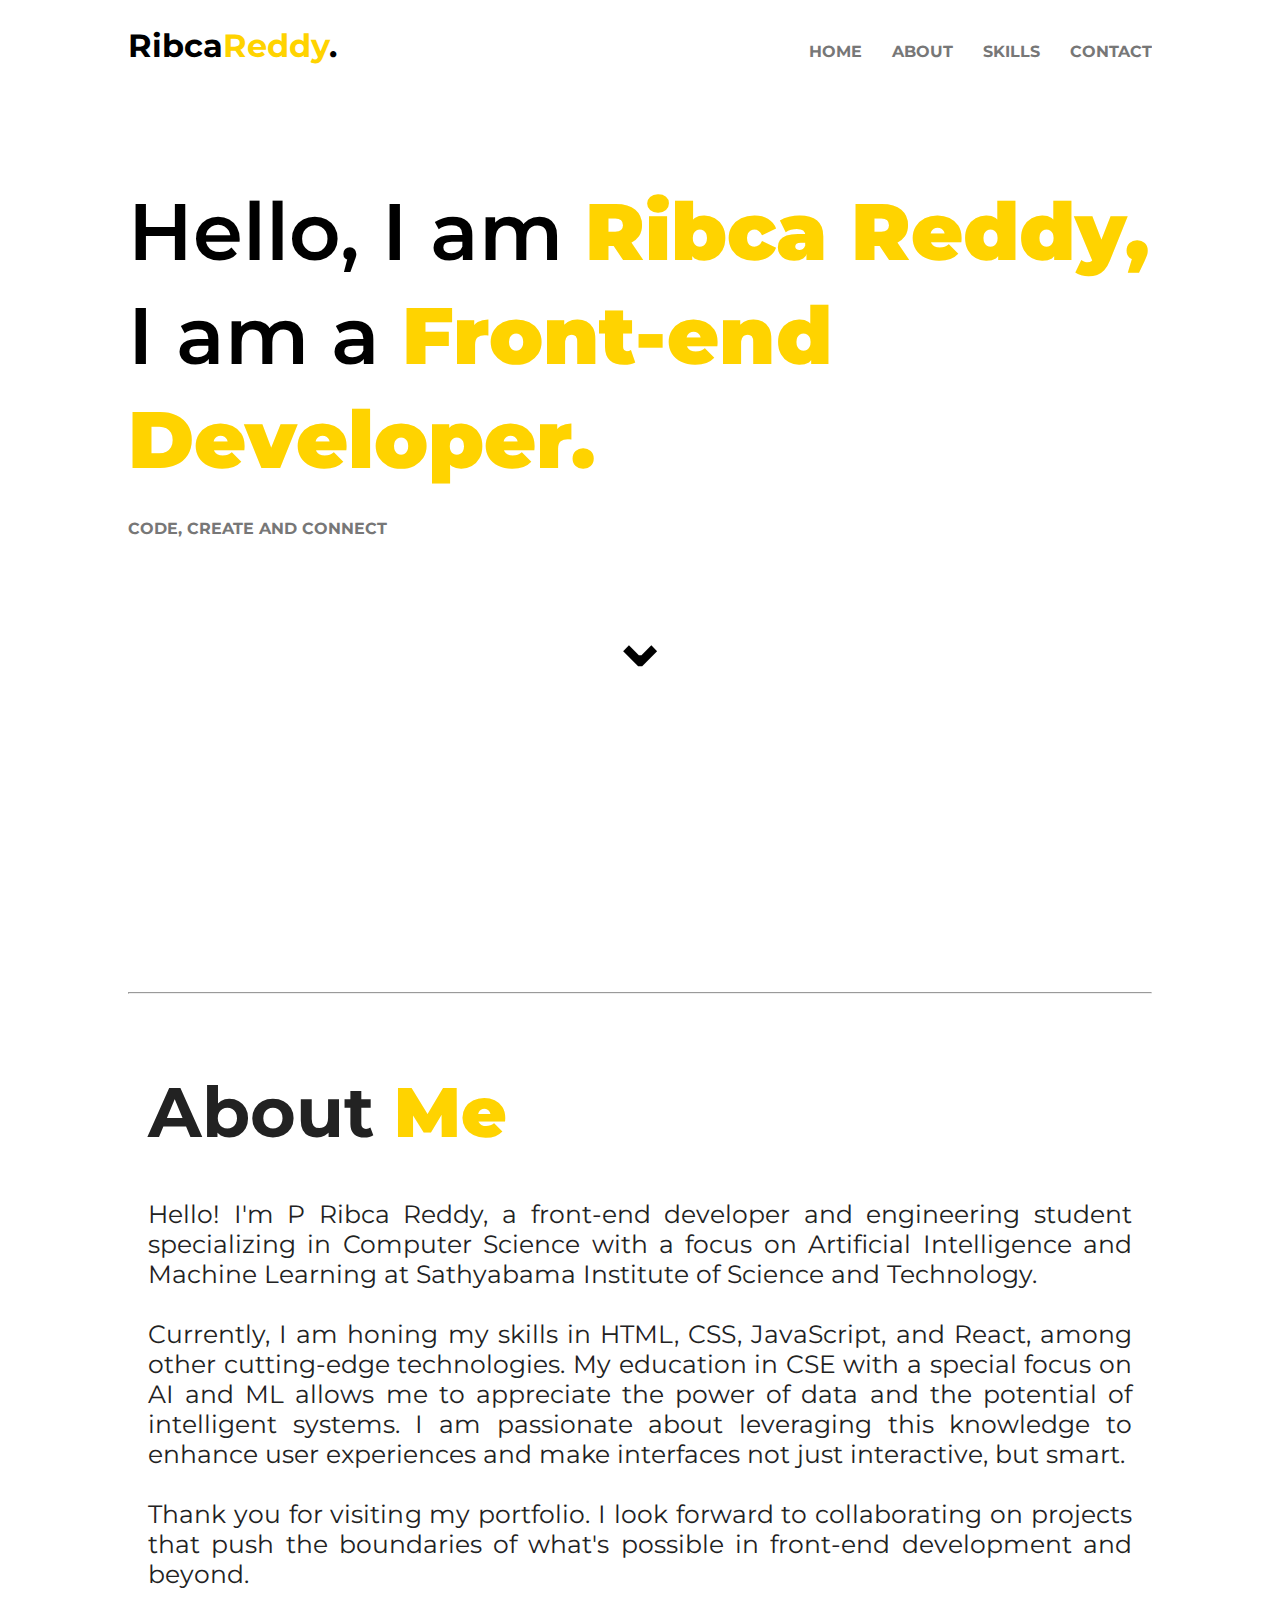
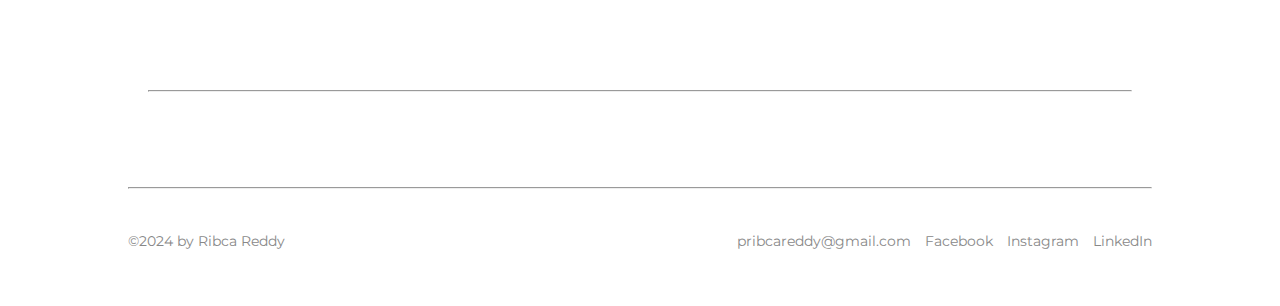
<file: index.html>
<!DOCTYPE html>
<html lang="en">
<head>
    <meta charset="UTF-8">
    <meta name="viewport" content="width=device-width, initial-scale=1.0">
    <link rel="icon" type="image" href="favicon.png">
    <link rel="stylesheet" href="style.css">
    <title>RibcaReddy | Personal Blog</title>
</head>
<body>
    <header class="header">
        <a class="logo" href=".page-top"><span style="color: black;">Ribca</span>Reddy<span style="color: black;">.</span></a>
        <input class="menu-btn" type="checkbox" id="menu-btn" />
        <label class="menu-icon" for="menu-btn"><span class="navicon"></span></label>
        <ul class="menu">
          <li><a href="#home_scroll" class="link link-theme link-arrow">HOME</a></li>
          <li><a href="#about_scroll" class="link link-theme link-arrow">ABOUT</a></li>
          <li><a href="skills.html" class="link link-theme link-arrow">SKILLS</a></li>
          <li><a href="#four" class="link link-theme link-arrow">CONTACT</a></li>
        </ul>
      </header>
      <span  id="home_scroll"></span>
      <div id="main" class="main">
    
        <section class="intro">
          <article class="container">
  
            <h1>
                Hello, I am <strong>Ribca Reddy, </strong> <br>I am a <strong>Front-end Developer.</strong>
              </h1>

            <p>
              <a href="#" class="link link-theme link-arrow" title="Let’s Build Something Great">Code, Create and Connect</a>
            </p>
            <div class="btn-div" align = "center">
                <a href="#about_scroll"><button class="btn_know">&#8964;</button></a>
            </div>
            <br><br><br><br><br><br><br><br><br><br><br><br><br>
            <span id="about_scroll"></span>
            <hr>
            <div class="about_section">
                <!-- <h1 class="about_tag">About</h1> -->
                <br><br>
                <div class="about_content" style="display: flex; align-items: center;">
                    <!-- <div class="image">
                        <img src="favicon_main.png" alt="avatar" width="300px" height="300px">
                    </div> -->
                    <div class="about_text">
                        <p style="text-align: left; font-size: 70px;">About <strong>Me</strong><br>
                        <p style="font-weight: normal; text-align: justify; font-size: 25px;">Hello! I'm P Ribca Reddy, a front-end developer and engineering student specializing in Computer Science with a focus on Artificial Intelligence and Machine Learning at Sathyabama Institute of Science and Technology. <br><br>Currently, I am honing my skills in HTML, CSS, JavaScript, and React, among other cutting-edge technologies. My education in CSE with a special focus on AI and ML allows me to appreciate the power of data and the potential of intelligent systems. I am passionate about leveraging this knowledge to enhance user experiences and make interfaces not just interactive, but smart. <br><br>Thank you for visiting my portfolio. I look forward to collaborating on projects that push the boundaries of what's possible in front-end development and beyond.</p>
                        </p>
                        <br><br>
                        <hr>
                    </div>
                </div>
            </div>
          </article>
        </section>
        
        <section class="work">
  
        <article class="container" id="one">
        </article>
        </article>
  
      </section>
        
        <footer class="footer">
  
        <div class="container">
          <hr>
          <article class="foot-content-left">
            <ul>&copy;2024 by Ribca Reddy</ul>
          </article>
  
          <article class="foot-content">
            <ul>
              <li><a href="pribcareddy@gmail.com">pribcareddy@gmail.com</a></li>
              <li class="social"><a href="https://www.facebook.com/">Facebook</a></li>
              <li class="social"><a href="https://instagram.com/">Instagram</a></li>
              <li class="social"><a href="https://www.linkedin.com/company/">LinkedIn</a></li>
            </ul>
          </article>
  
        </div>
  
      </footer>      
      </div>
  
  
    </div>
</body>
</html>
</file>
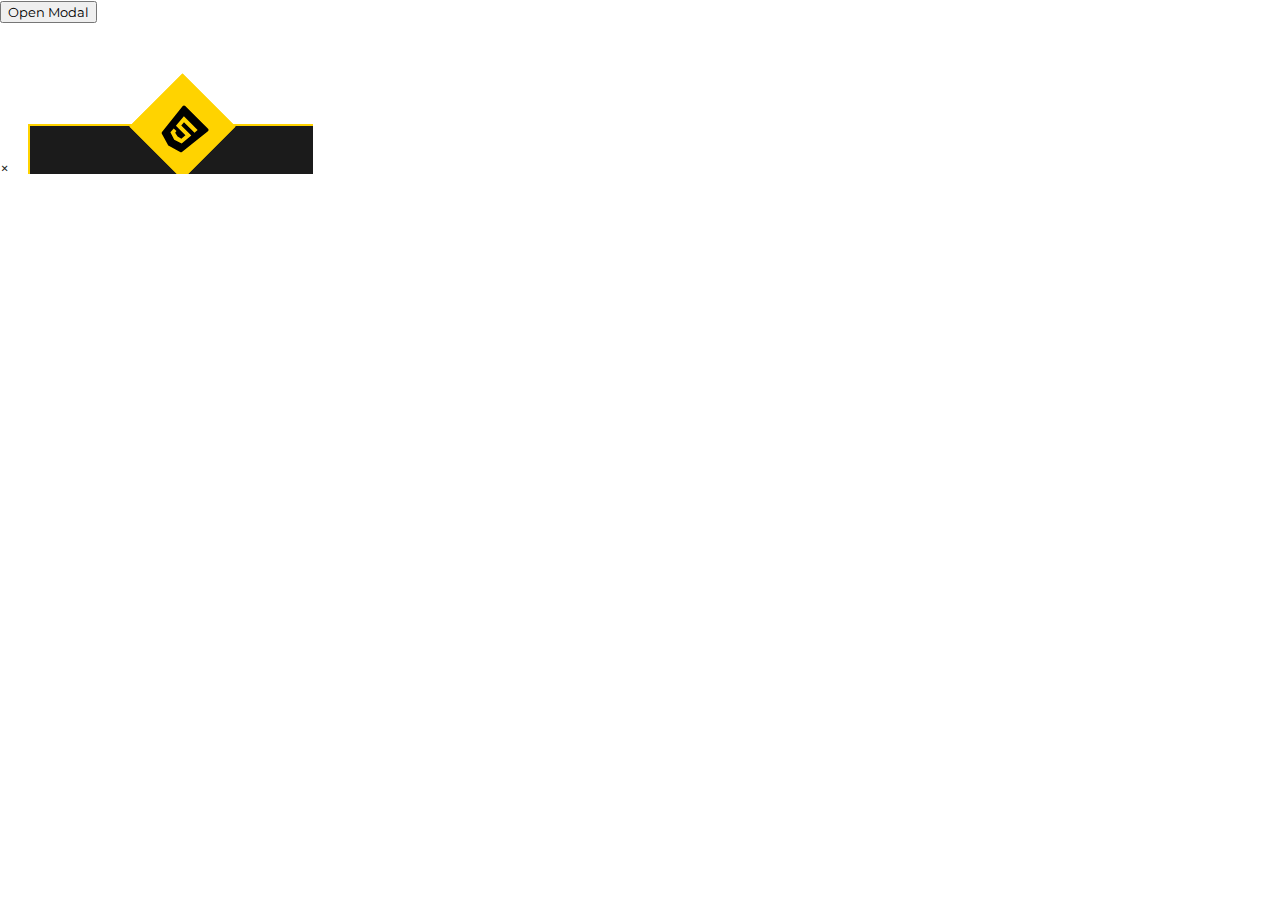
<file: modal.html>
<!DOCTYPE html>
<html>
<head>
    <link rel="stylesheet" href="style.css">
</head>
<body>

<button id="openModal">Open Modal</button>

<!-- Modal structure -->
<div id="myModal" class="modal">
    <div class="modal-content">
        <span class="close">&times;</span>
        <!-- Embedding a whole new HTML page within the modal -->
        <iframe id="modalIframe" src="skills.html" frameborder="0"></iframe>
    </div>
</div>

<script src="script.js"></script>
</body>
</html>
</file>
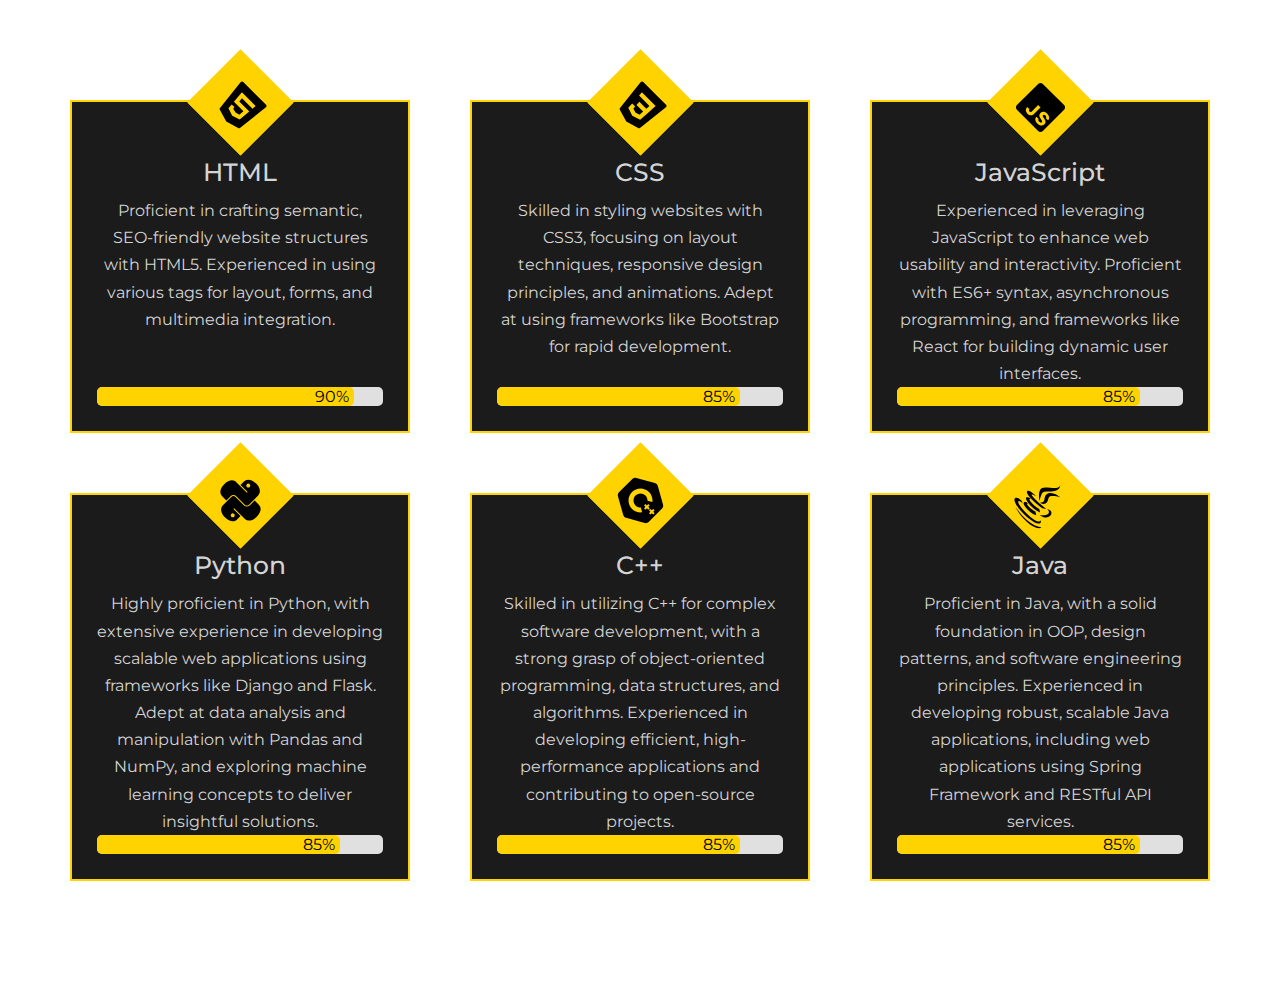
<file: skills.html>
<!DOCTYPE html>
<html lang="en">
<head>
    <meta charset="UTF-8">
    <meta name="viewport" content="width=device-width, initial-scale=1.0">
    <link rel="icon" type="image" href="favicon.png">
    <link rel="stylesheet" href="https://cdnjs.cloudflare.com/ajax/libs/font-awesome/4.7.0/css/font-awesome.min.css">
    <link rel="stylesheet" href="skill_style.css">
    <title>RibcaReddy | My Skills</title>
</head>
<body>
    <div class="skills">
        <div class="container">
            <div class="skill-card">
                <div class="card">
                    <i><svg xmlns="http://www.w3.org/2000/svg" x="0px" y="0px" width="50" height="50" viewBox="0 0 30 30">
                        <path d="M25.428,3.333C25.238,3.121,24.967,3,24.683,3H5.317C5.033,3,4.762,3.121,4.572,3.333c-0.19,0.212-0.28,0.495-0.249,0.777 l2.202,19.823c0.044,0.403,0.329,0.74,0.719,0.851l7.48,2.137c0.09,0.026,0.183,0.039,0.275,0.039s0.185-0.013,0.275-0.039 l7.48-2.137c0.39-0.111,0.674-0.448,0.719-0.851L25.676,4.11C25.708,3.828,25.618,3.545,25.428,3.333z M20.629,10.43h-8.93 l0.212,2.542h8.503l-0.638,7.51L15.003,22l-0.047-0.015l-4.72-1.505L9.978,17.42h2.312l0.101,1.189l2.637,0.581l2.591-0.582 l0.275-3.213h-8.09L9.178,8h11.659L20.629,10.43z"></path>
                    </svg></i>
                    <h4>HTML</h4>
                    <p>Proficient in crafting semantic, SEO-friendly website structures with HTML5. Experienced in using various tags for layout, forms, and multimedia integration. <br><br><br></p>
                    <div class="skill-level">
                        <div id="html_progress" class="skill-progress" style="width: 90%;">90%</div> <!-- Adjust width based on proficiency level -->
                    </div>
                </div>
                
                <div class="card">
                    <i><svg xmlns="http://www.w3.org/2000/svg" x="0px" y="0px" width="50" height="50" viewBox="0 0 30 30">
                        <path d="M25.428,3.333C25.238,3.121,24.967,3,24.683,3H5.317C5.033,3,4.762,3.121,4.572,3.333c-0.19,0.212-0.28,0.495-0.249,0.777 l2.202,19.823c0.044,0.403,0.329,0.74,0.719,0.851l7.48,2.137c0.09,0.026,0.183,0.039,0.275,0.039s0.185-0.013,0.275-0.039 l7.48-2.137c0.39-0.111,0.674-0.448,0.719-0.851L25.676,4.11C25.708,3.828,25.618,3.545,25.428,3.333z M20.516,13.074l-0.446,7.285 l-5.038,1.647l-5.038-1.647l-0.191-3.484h2.55l0.064,1.584l2.615,0.887l2.615-0.887l0.191-2.85h-5.612l-0.127-2.534h5.867 l0.191-2.534H9.356L9.165,8.006h11.67L20.516,13.074z"></path>
                    </svg></i>
                    <h4>CSS</h4>
                    <p>Skilled in styling websites with CSS3, focusing on layout techniques, responsive design principles, and animations. Adept at using frameworks like Bootstrap for rapid development.<br><br></p>
                    <div class="skill-level">
                        <div id="html_progress" class="skill-css" style="width: 85%;">85%</div> <!-- Adjust width based on proficiency level -->
                    </div>
                </div>
                
                <div class="card">
                    <i><svg xmlns="http://www.w3.org/2000/svg" x="0px" y="0px" width="50" height="50" viewBox="0 0 30 30">
                        <path d="M24,4H6C4.895,4,4,4.895,4,6v18c0,1.105,0.895,2,2,2h18c1.105,0,2-0.895,2-2V6C26,4.895,25.105,4,24,4z M15,20.38 c0,1.777-1.09,2.773-2.9,2.773c-1.788,0-2.927-1.045-2.927-2.735h1.937c0.005,0.627,0.379,1.023,0.957,1.023 c0.594,0,0.913-0.374,0.913-1.078v-5.365H15V20.38z M20.481,23.153c-2.009,0-3.273-0.946-3.307-2.476H19.1 c0.049,0.578,0.626,0.946,1.463,0.946c0.754,0,1.272-0.363,1.272-0.886c0-0.44-0.347-0.677-1.255-0.858l-1.045-0.209 c-1.453-0.275-2.201-1.067-2.201-2.316c0-1.552,1.244-2.57,3.158-2.57c1.86,0,3.147,1.007,3.18,2.476h-1.865 c-0.044-0.561-0.578-0.952-1.289-0.952c-0.709,0-1.176,0.336-1.176,0.864c0,0.435,0.352,0.688,1.188,0.853l1.022,0.198 c1.569,0.303,2.273,1.012,2.273,2.272C23.826,22.152,22.561,23.153,20.481,23.153z"></path>
                    </svg></i>
                    <h4>JavaScript</h4>
                    <p>Experienced in leveraging JavaScript to enhance web usability and interactivity. Proficient with ES6+ syntax, asynchronous programming, and frameworks like React for building dynamic user interfaces.</p>
                    <div class="skill-level">
                        <div id="html_progress" class="skill-js" style="width: 85%;">85%</div> <!-- Adjust width based on proficiency level -->
                    </div>
                </div>
                
                <div class="card">
                    <i><svg xmlns="http://www.w3.org/2000/svg" x="0px" y="0px" width="50" height="50" viewBox="0 0 50 50">
                        <path d="M 24.5 2 C 15.800781 2 14 6.492188 14 9.09375 L 14 14 L 24 14 L 24 15 L 9.09375 15 C 5.792969 15 2 17.601563 2 25 C 2 32.398438 5.792969 35 9.09375 35 L 15 35 L 15 29 C 15 26.800781 16.800781 25 19 25 L 31 25 C 32.699219 25 34 23.699219 34 22 L 34 9.09375 C 34 5.59375 30.699219 2 24.5 2 Z M 20 7 C 21.101563 7 22 7.898438 22 9 C 22 10.101563 21.101563 11 20 11 C 18.898438 11 18 10.101563 18 9 C 18 7.898438 18.898438 7 20 7 Z M 35 15 L 35 22 C 35 24.199219 33.199219 26 31 26 L 19 26 C 17.300781 26 16 27.300781 16 29 L 16 40.90625 C 16 44.40625 19.300781 48 25.5 48 C 34.199219 48 36 43.507813 36 40.90625 L 36 36 L 26 36 L 26 35 L 40.90625 35 C 44.207031 35 48 32.398438 48 25 C 48 17.601563 44.207031 15 40.90625 15 Z M 30 39 C 31.101563 39 32 39.898438 32 41 C 32 42.101563 31.101563 43 30 43 C 28.898438 43 28 42.101563 28 41 C 28 39.898438 28.898438 39 30 39 Z"></path>
                        </svg></i>
                    <h4>Python</h4>
                    <p>Highly proficient in Python, with extensive experience in developing scalable web applications using frameworks like Django and Flask. Adept at data analysis and manipulation with Pandas and NumPy, and exploring machine learning concepts to deliver insightful solutions.</p>
                    <div class="skill-level">
                        <div id="html_progress" class="skill-js" style="width: 85%;">85%</div> <!-- Adjust width based on proficiency level -->
                    </div>
                </div>
                
                <div class="card">
                    <i><svg xmlns="http://www.w3.org/2000/svg" x="0px" y="0px" width="50" height="50" viewBox="0 0 50 50">
                        <path d="M 43.910156 12.003906 L 27.070313 2.539063 C 25.792969 1.824219 24.207031 1.824219 22.929688 2.539063 L 6.089844 12.003906 C 4.800781 12.726563 4 14.082031 4 15.535156 L 4 34.464844 C 4 35.917969 4.800781 37.273438 6.089844 37.996094 L 22.929688 47.460938 C 23.570313 47.820313 24.285156 48 25 48 C 25.714844 48 26.429688 47.820313 27.070313 47.460938 L 43.910156 37.996094 C 45.199219 37.273438 46 35.917969 46 34.464844 L 46 15.535156 C 46 14.082031 45.199219 12.726563 43.910156 12.003906 Z M 25 37 C 18.382813 37 13 31.617188 13 25 C 13 18.382813 18.382813 13 25 13 C 28.78125 13 32.273438 14.753906 34.542969 17.742188 L 30.160156 20.277344 C 28.84375 18.835938 26.972656 18 25 18 C 21.140625 18 18 21.140625 18 25 C 18 28.859375 21.140625 32 25 32 C 26.972656 32 28.84375 31.164063 30.160156 29.722656 L 34.542969 32.257813 C 32.273438 35.246094 28.78125 37 25 37 Z M 37 26 L 35 26 L 35 28 L 33 28 L 33 26 L 31 26 L 31 24 L 33 24 L 33 22 L 35 22 L 35 24 L 37 24 Z M 44 26 L 42 26 L 42 28 L 40 28 L 40 26 L 38 26 L 38 24 L 40 24 L 40 22 L 42 22 L 42 24 L 44 24 Z"></path>
                        </svg></i>
                    <h4>C++</h4>
                    <p>Skilled in utilizing C++ for complex software development, with a strong grasp of object-oriented programming, data structures, and algorithms. Experienced in developing efficient, high-performance applications and contributing to open-source projects.</p>
                    <div class="skill-level">
                        <div id="html_progress" class="skill-js" style="width: 85%;">85%</div> <!-- Adjust width based on proficiency level -->
                    </div>
                </div>
                
                <div class="card">
                    <i><svg xmlns="http://www.w3.org/2000/svg" x="0px" y="0px" width="50" height="50" viewBox="0 0 50 50">
                        <path d="M 28.1875 -0.00390625 C 30.9375 6.359375 18.320313 10.289063 17.152344 15.59375 C 16.074219 20.460938 24.640625 26.121094 24.644531 26.121094 C 23.34375 24.105469 22.402344 22.441406 21.097656 19.304688 C 18.890625 14 34.53125 9.203125 28.1875 -0.00390625 Z M 36.550781 8.8125 C 36.550781 8.8125 25.503906 9.511719 24.941406 16.582031 C 24.691406 19.730469 27.84375 21.410156 27.9375 23.703125 C 28.007813 25.570313 26.050781 27.128906 26.050781 27.128906 C 26.050781 27.128906 29.601563 26.460938 30.714844 23.605469 C 31.945313 20.4375 28.328125 18.273438 28.691406 15.738281 C 29.042969 13.3125 36.550781 8.8125 36.550781 8.8125 Z M 39.230469 25.144531 C 38.074219 25.09375 36.789063 25.476563 35.625 26.3125 C 37.90625 25.824219 39.835938 27.21875 39.835938 28.828125 C 39.835938 32.453125 34.597656 35.878906 34.597656 35.878906 C 34.597656 35.878906 42.707031 34.953125 42.707031 29 C 42.707031 26.539063 41.152344 25.234375 39.230469 25.144531 Z M 19.183594 25.152344 C 19.183594 25.152344 9.0625 25.015625 9.0625 27.878906 C 9.0625 30.871094 22.316406 31.082031 31.78125 29.238281 C 31.78125 29.238281 34.308594 27.507813 34.980469 26.863281 C 28.777344 28.128906 14.621094 28.296875 14.621094 27.203125 C 14.621094 26.191406 19.183594 25.152344 19.183594 25.152344 Z M 16.738281 30.722656 C 15.1875 30.722656 12.871094 31.921875 12.871094 33.078125 C 12.871094 35.402344 24.5625 37.195313 33.21875 33.796875 L 30.222656 31.960938 C 24.355469 33.839844 13.539063 33.238281 16.738281 30.722656 Z M 18.179688 35.921875 C 16.050781 35.921875 14.671875 37.234375 14.671875 38.203125 C 14.671875 41.1875 27.378906 41.488281 32.414063 38.453125 L 29.214844 36.417969 C 25.453125 38.007813 16.007813 38.222656 18.179688 35.921875 Z M 11.089844 38.625 C 7.621094 38.554688 5.367188 40.113281 5.367188 41.40625 C 5.363281 48.28125 40.890625 47.949219 40.890625 40.921875 C 40.890625 39.757813 39.515625 39.203125 39.019531 38.9375 C 41.921875 45.65625 9.96875 45.136719 9.96875 41.171875 C 9.96875 40.269531 12.3125 39.382813 14.492188 39.808594 L 12.644531 38.757813 C 12.101563 38.675781 11.582031 38.632813 11.089844 38.625 Z M 44.636719 43.25 C 39.234375 48.367188 25.546875 50.234375 11.78125 47.074219 C 25.542969 52.703125 44.566406 49.535156 44.636719 43.25 Z"></path>
                        </svg></i>
                    <h4>Java</h4>
                    <p>Proficient in Java, with a solid foundation in OOP, design patterns, and software engineering principles. Experienced in developing robust, scalable Java applications, including web applications using Spring Framework and RESTful API services.</p>
                    <div class="skill-level">
                        <div id="html_progress" class="skill-js" style="width: 85%;">85%</div> <!-- Adjust width based on proficiency level -->
                    </div>
                </div>
            </div>
        </div>
    </div>
</body>
</html>
</file>
<file: style.css>
@import 'https://fonts.googleapis.com/css?family=Montserrat';
* {
  font-family: Montserrat;
}

html {
  color: #222;
  font-size: 1em;
  line-height: 1.5;
  box-sizing: border-box;
  scroll-behavior: smooth;
}

body {
  margin: 0;
}

a {
  color: #777;
  text-decoration: none;
}

p {
  margin: 0 0 45px 0;
  text-align: justify;
}

.header {
  width: 80%;
}

h1,h2,h3,h4,h5,h6 {
  font-family: Montserrat;
  font-weight: 600;
  color: #484848;
  margin: 30px 0 25px 0;
  line-height: 1.3
}

.container {
  padding: 0 20px;
  margin: 0 auto
}

.container:after,
.container:before {
  content: " ";
  display: table
}

.container:after {
  clear: both
}

.intro h1 {
  color: #000;
}

.intro h1 strong {
  color: #ffd300
}


/* - link under - */

.link-arrow:after {
  content: '';
  background-size: 100% 100%;
  width: 16px;
  height: 12px;
  position: absolute;
  top: 5px;
  right: -28px;
  -webkit-transition: all .4s cubic-bezier(.35, 1, .33, 1);
  transition: all .4s cubic-bezier(.35, 1, .33, 1)
}

.link-arrow:hover:after {
  right: -35px
}

.link-arrow.link-arrow-white:after {
  background-size: 100% 100%
}

.link-arrow-hover:after {
  right: -35px
}

.link {
  display: inline-block;
  position: relative;
  border: none;
  padding-bottom: 4px;
  text-transform: uppercase;
  font-family: Montserrat, helvetica, arial, sans-serif;
  font-weight: 700
}

.link:active,
.link:focus,
.link:hover {
  outline: 0
}

.link:before {
  content: '';
  position: absolute;
  left: 0;
  bottom: 0;
  background: #000;
  width: 0;
  height: 2px;
  -webkit-transition: all .4s cubic-bezier(.35, 1, .33, 1);
  transition: all .4s cubic-bezier(.35, 1, .33, 1)
}

.link:hover {
  color: #000
}

.link:hover:before {
  width: 100%
}

.link-theme:before {
  background: #ffd300
}

@media only screen and (min-width:250px) {
  .main {
    padding-top: 150px;
  }
  .container {
    width: 80%;
  }
  h1 {
    font-size: 30px;
  }
  h2 {
    font-size: 20px;
  }
  
@media only screen and (min-width:768px) {
  .main {
    padding-top: 150px;
  }
  .container {
    width: 80%;
  }
  h1 {
    font-size: 48px;
  }
  h2 {
    font-size: 28px;
  }
  .footer {
    padding: 70px 0
  }
  .footer ul {
    margin-top: 15px
  }
  .footer ul li {
    display: inline-block;
    margin: 0 0 0 10px
  }
 
  .footer .foot-content-left {
    float: left
  }
  .footer .foot-content {
    float: right
  }
}

@media only screen and (min-width:992px) {
  .container {
    width: 80%;
  }
  h1 {
    font-size: 60px;
  }
  h2 {
    font-size: 28px;
  }

}

@media only screen and (min-width:1200px) {
  .container {
    width: 1160px;
    width: 80%;
  }
  h1 {
    font-size: 80px;
  }
  h2 {
    font-size: 30px;
  }

}

/* header   box-shadow: 1px 1px 4px 0 rgba(0,0,0,.1); */

.header {
  background-color: #fff;
  position: fixed;
  width: 80%;
  z-index: 3;
  margin-left: 10%;
  margin-right: 10%;
  padding: 20px 0;
}

.header ul {
  margin: 0;
  padding: 0;
  list-style: none;
  overflow: hidden;
  background-color: #fff;
}

.header li a {
  display: block;
  padding: 20px 20px 4px 20px;
  text-decoration: none;
}

.header li a:hover,
.header .menu-btn:hover {
  background-color: #fff;
}

.header .logo {
  color: #ffd300;
  display: block;
  float: left;
  font-size: 2em;
  padding: 2px 0px;
  font-weight: bold;
  text-decoration: none;
}

/* menu */

.header .menu {
  clear: both;
  max-height: 0;
  transition: max-height .2s ease-out;
}

/* menu icon */

.header .menu-icon {
  cursor: pointer;
  display: inline-block;
  float: right;
  padding: 28px 20px;
  position: relative;
  user-select: none;
}

.header .menu-icon .navicon {
  background: #333;
  display: block;
  height: 2px;
  position: relative;
  transition: background .2s ease-out;
  width: 18px;
}

.header .menu-icon .navicon:before,
.header .menu-icon .navicon:after {
  background: #333;
  content: '';
  display: block;
  height: 100%;
  position: absolute;
  transition: all .2s ease-out;
  width: 100%;
}

.header .menu-icon .navicon:before {
  top: 5px;
}

.header .menu-icon .navicon:after {
  top: -5px;
}

/* menu btn */

.header .menu-btn {
  display: none;
}

.header .menu-btn:checked ~ .menu {
  max-height: 240px;
}

.header .menu-btn:checked ~ .menu-icon .navicon {
  background: transparent;
}

.header .menu-btn:checked ~ .menu-icon .navicon:before {
  transform: rotate(-45deg);
}

.header .menu-btn:checked ~ .menu-icon .navicon:after {
  transform: rotate(45deg);
}

.header .menu-btn:checked ~ .menu-icon:not(.steps) .navicon:before,
.header .menu-btn:checked ~ .menu-icon:not(.steps) .navicon:after {
  top: 0;
}

/* section */

.section {
  overflow: hidden;
  margin: auto;
  max-width: 1400px;
}

.section a {
  position: relative;
  float: left;
  width: 100%;
}

.section a img {
  width: 100%;
  display: block;
}

.section a span {
  color: #fff;
  position: absolute;
  left: 5%;
  bottom: 5%;
  font-size: 2em;
  text-shadow: 1px 1px 0 #000;
}

.section-split a span {
  display: none;
}

.section-split a:hover span {
  display: block;
}

/* 48em = 768px */

@media (min-width: 875px) {
  .header li {
    float: left;
  }
  .header li a {
    padding: 20px 0px 0px 0px;
    margin-left: 30px;
  }
  .header .menu {
    clear: none;
    float: right;
    max-height: none;
  }
  .header .menu-icon {
    display: none;
  }
}

/* 48em = 768px */

@media (min-width: 48em) {
  .section-split a {
    width: 50%;
  }
}


.footer {
  font-size: 14px;
  padding: 40px 0;
  background: #fff;
  color: #888
}

.footer .container {
  position: relative
}

.footer ul {
  margin: 0;
  padding: 0;
  list-style-type: none;
  margin-top: 35px
}

.footer ul li {
  margin-bottom: 10px
}

.footer ul a {
  display: inline-block;
  position: relative;
  border: none;
  padding-bottom: 4px;
  text-transform: uppercase;
  color: #000;
  font-family: Montserrat, helvetica, arial, sans-serif;
  font-weight: 700;
  font-family: Montserrat, helvetica, arial, sans-serif;
  font-weight: 400;
  color: #888;
  text-transform: none
}

.footer ul a:active,
.footer ul a:focus,
.footer ul a:hover {
  outline: 0
}

.footer ul a:before {
  content: '';
  position: absolute;
  left: 0;
  bottom: 0;
  background: #000;
  width: 0;
  height: 2px;
  -webkit-transition: all .4s cubic-bezier(.35, 1, .33, 1);
  transition: all .4s cubic-bezier(.35, 1, .33, 1)
}

.footer ul a:hover {
  color: #000
}

.footer ul a:hover:before {
  width: 100%
}

.footer ul a:before {
  background: #ffd300
}

.footer .col-logo .path-letter {
  -webkit-transition: all .3s cubic-bezier(.35, 1, .33, 1);
  transition: all .3s cubic-bezier(.35, 1, .33, 1);
  opacity: 0;
  -webkit-transform: translate3d(-10px, 0, 0);
  transform: translate3d(-10px, 0, 0)
}

.footer .col-logo:hover .path-letter {
  -webkit-transform: translate3d(0, 0, 0);  
  transform: translate3d(0, 0, 0);
  opacity: 1
}

.btn_know{
    width: 150px;
    height: 37px;
    background: transparent;
    border: none;
    border-radius: 7px;
    color: #000;
    font-size: 72px;
    padding: 3px;
    margin-top: 5px;
    font-weight: bold;
    color: black;
    font-family: sans-serif;
    cursor: pointer;
}

.btn_know:hover {
    transform: translateY(15px);
    transition: 0.5s;   
}

.about_text p {
  font-family: Montserrat, sans-serif;
  font-weight: bold;
  font-size: 3.125vw; 
  line-height: 1.2; 
}

.about_text p strong{
  color: #ffd300;
}

.about_section {
  padding: 20px;
}

.about_content {
  display: flex;
  flex-wrap: wrap;
  align-items: center;
  gap: 20px; /* Creates space between the image and text */
}

.image img {
  float: left;
  max-width: 100%;
  height: auto;
  margin-right: 20px; /* Adds space between the image and the text */
}

.about_text p {
  text-align: justify;
}

/* Clearfix for the about_content to contain the floated image */
.about_content::after {
  content: "";
  display: table;
  clear: both;
}

/* Responsive adjustments */
@media (max-width: 768px) {
  .image img {
      /* Adjust the image size on medium devices if needed */
      width: 50%; /* Example adjustment */
  }
}

@media (max-width: 480px) {
  .image img {
      /* For smaller devices, make the image full width and stop floating */
      float: none;
      width: 100%;
      margin: 0 auto 20px; /* Centers the image and adds space below before the text */
  }

  .about_text p {
      font-size: 18px;
  }
}

.skills_content .skills_heading p{
  font-family: Montserrat, sans-serif;
  font-weight: bold;
  font-size: 3.125vw; 
  line-height: 1.2; 
}

.skills_content .skills_heading p strong{
  color: #ffd300;
}
</file>
<file: skill_style.css>
@import 'https://fonts.googleapis.com/css?family=Montserrat';

* {
    box-sizing: border-box;
    margin: 0;
    padding: 0;
}

:root {
    --main-color: #ffd300;  
    --second-color: #1b1b1b;
    --third-color: #d4d4d4;
    --bg-color: #fff;
    --main-grid: repeat(auto-fill, minmax(300px, 1fr));
    --main-padding: 40px;
}

body {
    font-family: Montserrat, sans-serif;
}

.container {
    padding-left: 15px;
    padding-right: 15px;
    margin-left: auto;
    margin-right: auto;
}

@media (min-width: 768px) {
    .container {
        width: 750px;
    }
}

@media (min-width: 992px) {
    .container {
        width: 970px;
    }
}

@media (min-width: 1200px) {
    .container {
        width: 1170px;
    }
}

.skills {
    padding-top: var(--main-padding);
    padding-bottom: var(--main-padding);
    background-color: var(--bg-color);
    text-align: center;
}

.skills .text {
    padding-bottom: 20px;
}

.skills h2 {
    font-size: 35px;
    color: var(--second-color);
    padding-bottom: 20px;
}

.skills h2 span {
    color: #ffd300;
}

.skills p {
    font-size: 18px;
    color: var(--second-color);
    font-weight: 400;
}

.skills .skill-card {
    display: grid;
    grid-template-columns: var(--main-grid);
    grid-gap: 60px;
    margin-bottom: 70px;
    margin-top: 60px;
}

.skills .skill-card .card{
    padding: 25px;
    text-align: center;
    background-color: var(--second-color);
    border: 2px solid #ffd300;;
    color: var(--third-color);
    transition: 1s;
    position: relative;
    cursor: pointer;
}

.skills .card h4{
    padding-top: 30px;
    padding-bottom: 10px;
    font-size: 25px;
    font-weight: 500;
}

.skills .card p{
    line-height: 1.7;
    font-size: 16px;
    color: var(--third-color);
}

.skills .card i{
    font-size: 42px;
    padding: 15px;
    width: 75px;
    height: 75px;
    color: var(--second-color);
    background-color: #ffd300;;
    position: absolute;
    top: calc(-75px / 2);
    transform: rotate(45deg);
    left: 39%;
    transition: 1s;
    border: 1px solid #ffd300;;
}

.skills .card:hover{
    background-color: transparent;
}

.skills .card:hover i{
    transform: rotate(0deg);
    background-color: var(--bg-color);
}

.skills .card:hover h4, .skills .card:hover p{
    color: var(--second-color);
    transition: 1s;
}

.skills a{
    border: 1px solid #ffd300;;
    background-color: #ffd300;;
    border-radius: 2px;
    color: var(--second-color);
    transition: background-color 0.8s;
    padding: 12px 20px;
    letter-spacing: 1.5px;
    z-index: 50px;
    text-decoration: none;
}

.skills a:hover{
    background-color: var(--second-color);
    color: #ffd300;;
}

.support{
  position: relative;
  padding-left: 20px;
  padding-bottom: 20px;
  display: flex;
  background-color: var(--bg-color);
}

.support i{
  color: #ffd300;;
  font-size: 20px;
  margin-left: 8px;
}

.hide1{
  display: none;
  margin-left: 5px;
  margin-right: 10px;
  color: #ffd300;;
  font-size: 15px;
}

.support a:hover + .hide1{
  display: block;
  transition: all 1s;
}

.skill-level {
    width: 100%;
    background-color: #e0e0e0;
    border-radius: 5px;
    overflow: hidden;
}

.skill-progress {
    height: 19px;
    background-color: #ffd300;
    border-radius: 5px;
    text-align: right;
    line-height: 19px;
    color: black;
    padding-right: 5px;
}

.skill-css {
    height: 19px;
    background-color: #ffd300;
    border-radius: 5px;
    text-align: right;
    line-height: 19px;
    color: black;
    padding-right: 5px;
}

.skill-js {
    height: 19px;
    background-color: #ffd300;
    border-radius: 5px;
    text-align: right;
    line-height: 19px;
    color: black;
    padding-right: 5px;
}
</file>
